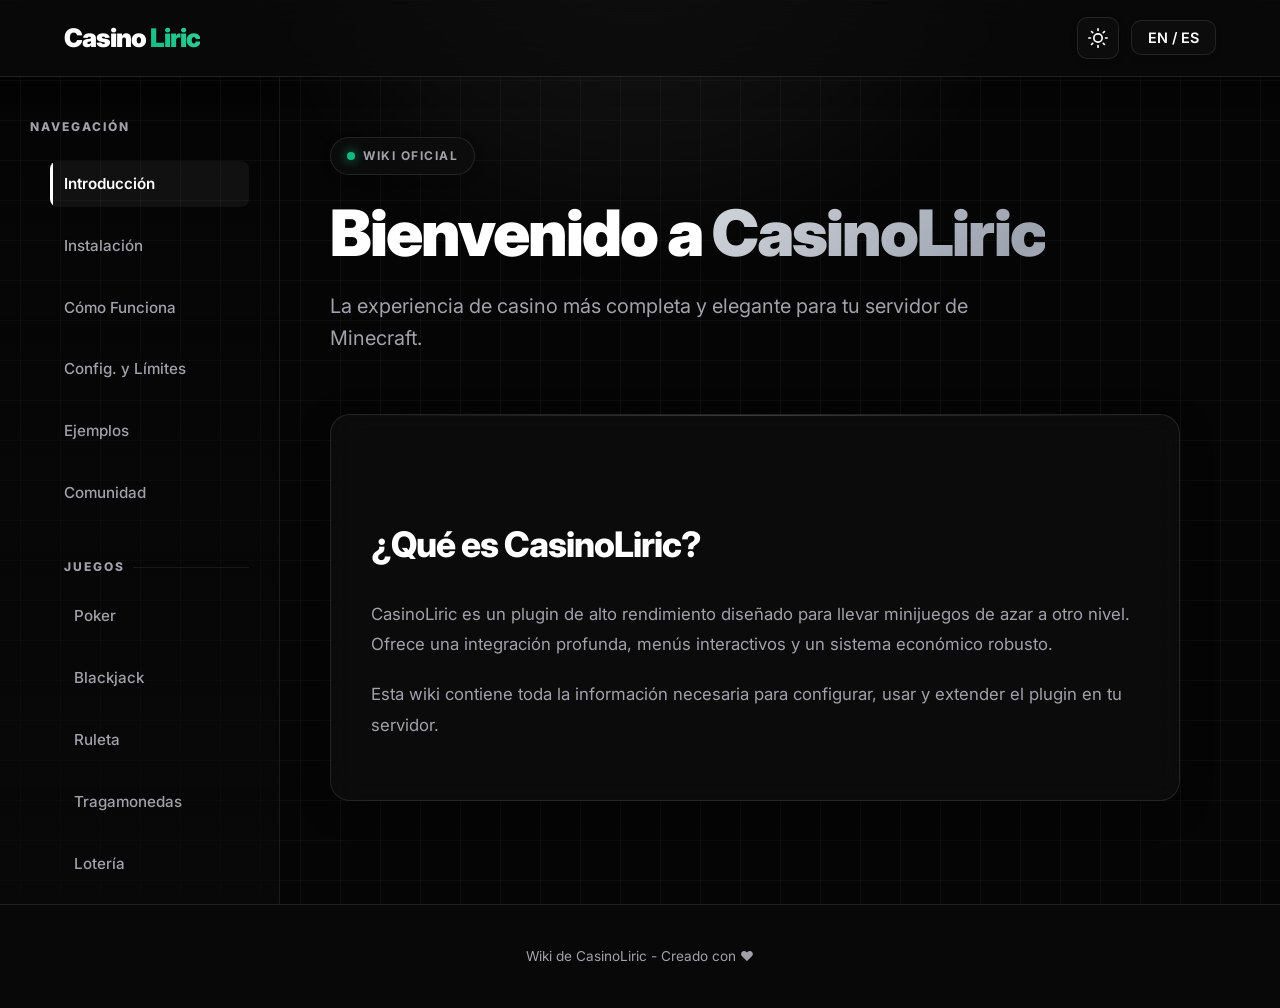
<file: wiki/index.html>
<!DOCTYPE html>
<html lang="es">
<head>
    <meta charset="UTF-8">
    <meta name="viewport" content="width=device-width, initial-scale=1.0">
    <title>CasinoLiric Wiki</title>
    <!-- Google Fonts -->
    <link rel="preconnect" href="https://fonts.googleapis.com">
    <link rel="preconnect" href="https://fonts.gstatic.com" crossorigin>
    <link href="https://fonts.googleapis.com/css2?family=Inter:wght@400;500;600;700;800;900&family=Fira+Code:wght@400;600&display=swap" rel="stylesheet">
    <link rel="stylesheet" href="styles/style.css">
</head>
<body>
    <div class="bg-glow"></div>
    <div class="cursor-trail" id="cursorTrail"></div>

    <nav class="navbar">
        <div class="logo">Casino<span>Liric</span></div>
        <div class="nav-controls">
            <button id="themeToggle" class="btn-icon" title="Toggle Theme">
                <svg id="themeIconDark" xmlns="http://www.w3.org/2000/svg" width="20" height="20" viewBox="0 0 24 24" fill="none" stroke="currentColor" stroke-width="2" stroke-linecap="round" stroke-linejoin="round" style="display: none;"><path d="M21 12.79A9 9 0 1 1 11.21 3 7 7 0 0 0 21 12.79z"></path></svg>
                <svg id="themeIconLight" xmlns="http://www.w3.org/2000/svg" width="20" height="20" viewBox="0 0 24 24" fill="none" stroke="currentColor" stroke-width="2" stroke-linecap="round" stroke-linejoin="round"><circle cx="12" cy="12" r="5"></circle><line x1="12" y1="1" x2="12" y2="3"></line><line x1="12" y1="21" x2="12" y2="23"></line><line x1="4.22" y1="4.22" x2="5.64" y2="5.64"></line><line x1="18.36" y1="18.36" x2="19.78" y2="19.78"></line><line x1="1" y1="12" x2="3" y2="12"></line><line x1="21" y1="12" x2="23" y2="12"></line><line x1="4.22" y1="19.78" x2="5.64" y2="18.36"></line><line x1="18.36" y1="5.64" x2="19.78" y2="4.22"></line></svg>
            </button>
            <button id="langToggle" class="btn-nav">EN / ES</button>
        </div>
    </nav>

    <div class="layout">
        <aside class="sidebar">
            <h3 class="sidebar-title" data-i18n="menu_title">Navegación</h3>
            <ul id="navMenu">
                <li><a href="#" data-section="introduccion" class="nav-item active" data-i18n="nav_intro">Introducción</a></li>
                <li><a href="#" data-section="instalacion" class="nav-item" data-i18n="nav_install">Instalación</a></li>
                <li><a href="#" data-section="como-funciona" class="nav-item" data-i18n="nav_how_it_works">Cómo Funciona</a></li>
                <li><a href="#" data-section="configuracion" class="nav-item" data-i18n="nav_config">Configuración y Límites</a></li>
                <li><a href="#" data-section="ejemplos" class="nav-item" data-i18n="nav_examples">Ejemplos de Archivos</a></li>
                <li><a href="#" data-section="comunidad" class="nav-item" data-i18n="nav_community">Comunidad y Soporte</a></li>
                <li class="nav-group" data-i18n="nav_games">Juegos</li>
                <li><a href="#" data-section="poker" class="nav-item nav-sub" data-i18n="nav_poker">Poker</a></li>
                <li><a href="#" data-section="blackjack" class="nav-item nav-sub" data-i18n="nav_blackjack">Blackjack</a></li>
                <li><a href="#" data-section="ruleta" class="nav-item nav-sub" data-i18n="nav_roulette">Ruleta</a></li>
                <li><a href="#" data-section="tragamonedas" class="nav-item nav-sub" data-i18n="nav_slots">Tragamonedas</a></li>
                <li><a href="#" data-section="loteria" class="nav-item nav-sub" data-i18n="nav_lottery">Lotería</a></li>
                <li><a href="#" data-section="scratch" class="nav-item nav-sub" data-i18n="nav_scratch">Raspaditas</a></li>
                <li><a href="#" data-section="carreras" class="nav-item nav-sub" data-i18n="nav_racing">Carreras</a></li>
                <li><a href="#" data-section="coinflip" class="nav-item nav-sub" data-i18n="nav_coinflip">CoinFlip</a></li>
                <li><a href="#" data-section="rps" class="nav-item nav-sub" data-i18n="nav_rps">Piedra Papel Tijera</a></li>
                <li><a href="#" data-section="tictactoe" class="nav-item nav-sub" data-i18n="nav_ttt">Tic Tac Toe</a></li>
            </ul>
        </aside>

        <main class="content">
            <div id="content-area" class="reveal active">
                <!-- El contenido dinámico se inserta aquí -->
            </div>
        </main>
    </div>

    <footer>
        <div data-i18n="footer_text">Wiki de CasinoLiric - Creado con ♥</div>
    </footer>

    <!-- Dependencias (Sin servidor web) -->
    <div class="file-modal-overlay" id="fileModalOverlay">
        <div class="file-modal">
            <div class="file-modal-header">
                <div class="file-modal-title" id="fileModalTitle">config.yml</div>
                <button class="file-modal-close" id="fileModalClose">&times;</button>
            </div>
            <div class="file-modal-content">
                <pre><code id="fileModalCode"></code></pre>
            </div>
        </div>
    </div>

    <script src="functions/i18n.js"></script>
    <script src="functions/fileData.js"></script>
    
    <!-- Secciones (Carga Estática para uso local) -->
    <script src="secciones/introduccion.js"></script>
    <script src="secciones/como-funciona.js"></script>
    <script src="secciones/configuracion.js"></script>
    <script src="secciones/ejemplos.js"></script>
    <script src="secciones/comunidad.js"></script>
    <script src="secciones/poker.js"></script>
    <script src="secciones/instalacion.js"></script>
    <script src="secciones/blackjack.js"></script>
    <script src="secciones/ruleta.js"></script>
    <script src="secciones/tragamonedas.js"></script>
    <script src="secciones/loteria.js"></script>
    <script src="secciones/scratch.js"></script>
    <script src="secciones/carreras.js"></script>
    <script src="secciones/coinflip.js"></script>
    <script src="secciones/rps.js"></script>
    <script src="secciones/tictactoe.js"></script>
    <script src="functions/main.js"></script>
</body>
</html>
</file>
<file: wiki/styles/style.css>
/* --- Variables de Color (Tema Premium) --- */
:root {
    --bg-main: #050505;
    --bg-card: rgba(15, 15, 15, 0.6);
    --bg-sidebar: rgba(10, 10, 10, 0.7);
    --border-color: rgba(255, 255, 255, 0.08);
    --border-hover: rgba(255, 255, 255, 0.2);
    --text-main: #FFFFFF;
    --text-muted: #A1A1AA;
    --accent: #E5E5E5;
    
    /* Gradiente Animado Premium */
    --gradient-start: #FFFFFF;
    --gradient-mid: #d1d5db;
    --gradient-end: #9CA3AF;
    
    --emerald: #10B981;
    --emerald-glow: rgba(16, 185, 129, 0.2);
    
    --bg-grid: rgba(255, 255, 255, 0.03);
    --bg-glow: radial-gradient(circle at 50% 0%, rgba(255, 255, 255, 0.1) 0%, rgba(0,0,0,0) 50%);
    --btn-hover-bg: rgba(255, 255, 255, 0.05);
    
    --glass-shadow: 0 8px 32px 0 rgba(0, 0, 0, 0.3);
    --glass-border: 1px solid rgba(255, 255, 255, 0.1);
}

/* Tema Claro Premium (Elegante Blanco y Plata) */
[data-theme="light"] {
    --bg-main: #FAFAFA;
    --bg-card: rgba(255, 255, 255, 0.7);
    --bg-sidebar: rgba(250, 250, 250, 0.85);
    --border-color: rgba(0, 0, 0, 0.08);
    --border-hover: rgba(0, 0, 0, 0.18);
    --text-main: #0F172A;
    --text-muted: #64748B;
    --accent: #1E293B;
    
    --gradient-start: #0F172A;
    --gradient-mid: #334155;
    --gradient-end: #64748B;
    
    --emerald: #059669;
    --emerald-glow: rgba(5, 150, 105, 0.15);
    
    --bg-grid: rgba(0, 0, 0, 0.03);
    --bg-glow: radial-gradient(circle at 50% 0%, rgba(255, 255, 255, 1) 0%, rgba(250,250,250,0) 60%);
    --btn-hover-bg: rgba(0, 0, 0, 0.04);
    
    --glass-shadow: 0 8px 32px 0 rgba(31, 38, 135, 0.07);
    --glass-border: 1px solid rgba(255, 255, 255, 0.5);
}

/* --- Reseteo Básico --- */
* {
    margin: 0;
    padding: 0;
    box-sizing: border-box;
}

html {
    scroll-behavior: smooth;
    overflow-x: hidden;
}

/* Fondo dinámico */
body {
    background-color: var(--bg-main);
    background-image: 
        linear-gradient(var(--bg-grid) 1px, transparent 1px),
        linear-gradient(90deg, var(--bg-grid) 1px, transparent 1px);
    background-size: 40px 40px;
    background-position: center top;
    color: var(--text-main);
    font-family: 'Inter', sans-serif;
    line-height: 1.7;
    -webkit-font-smoothing: antialiased;
    cursor: default;
    position: relative;
    min-height: 100vh;
    display: flex;
    flex-direction: column;
    transition: background-color 0.5s cubic-bezier(0.4, 0, 0.2, 1), color 0.5s ease;
}

/* Resplandor superior animado */
.bg-glow {
    position: fixed;
    top: -150px;
    left: 50%;
    transform: translateX(-50%);
    width: 100vw;
    height: 600px;
    background: var(--bg-glow);
    z-index: -1;
    pointer-events: none;
    transition: background 0.5s ease;
    animation: pulseGlow 8s infinite alternate ease-in-out;
}

@keyframes pulseGlow {
    0% { opacity: 0.7; transform: translateX(-50%) scale(1); }
    100% { opacity: 1; transform: translateX(-50%) scale(1.05); }
}

/* --- Animaciones de Entrada --- */
.reveal {
    opacity: 0;
    transform: translateY(30px) scale(0.98);
    transition: all 0.8s cubic-bezier(0.16, 1, 0.3, 1);
}

.reveal.active {
    opacity: 1;
    transform: translateY(0) scale(1);
}

/* --- Navegación Superior Premium --- */
.navbar {
    display: flex;
    justify-content: space-between;
    align-items: center;
    padding: 16px 5%;
    border-bottom: var(--glass-border);
    background: var(--bg-sidebar);
    backdrop-filter: blur(20px);
    -webkit-backdrop-filter: blur(20px);
    position: sticky;
    top: 0;
    z-index: 100;
    box-shadow: 0 4px 30px rgba(0, 0, 0, 0.1);
    transition: all 0.4s ease;
}

.logo {
    font-size: 1.6rem;
    font-weight: 900;
    letter-spacing: -1px;
    display: flex;
    align-items: center;
    gap: 4px;
    color: var(--text-main);
}
.logo span { 
    color: transparent; 
    background: linear-gradient(45deg, var(--emerald), #34d399);
    -webkit-background-clip: text;
    -webkit-text-fill-color: transparent;
    font-weight: 900; 
}

.nav-controls {
    display: flex;
    align-items: center;
    gap: 12px;
}

.btn-nav, .btn-icon {
    background-color: var(--bg-card);
    border: var(--glass-border);
    color: var(--text-main);
    padding: 8px 16px;
    border-radius: 10px;
    font-weight: 600;
    font-size: 0.9rem;
    font-family: inherit;
    cursor: pointer;
    backdrop-filter: blur(5px);
    transition: all 0.3s cubic-bezier(0.25, 0.8, 0.25, 1);
    box-shadow: 0 2px 10px rgba(0,0,0,0.05);
}

.btn-icon {
    padding: 10px;
    display: flex;
    align-items: center;
    justify-content: center;
}

.btn-nav:hover, .btn-icon:hover { 
    background-color: var(--btn-hover-bg); 
    border-color: var(--border-hover);
    transform: translateY(-2px);
    box-shadow: 0 5px 15px rgba(0,0,0,0.1);
}

/* --- Layout Principal --- */
.layout {
    display: flex;
    flex: 1;
    max-width: 1400px;
    margin: 0 auto;
    width: 100%;
    position: relative;
}

/* --- Sidebar Glassmorphism --- */
.sidebar {
    width: 280px;
    padding: 40px 30px;
    border-right: 1px solid var(--border-color);
    background: linear-gradient(180deg, transparent, var(--bg-sidebar));
    position: sticky;
    top: 73px;
    height: calc(100vh - 73px);
    overflow-y: auto;
    transition: all 0.4s ease;
}

/* Scrollbar styling */
.sidebar::-webkit-scrollbar { width: 4px; }
.sidebar::-webkit-scrollbar-track { background: transparent; }
.sidebar::-webkit-scrollbar-thumb { background: var(--border-color); border-radius: 4px; }
.sidebar:hover::-webkit-scrollbar-thumb { background: var(--border-hover); }

.sidebar-title {
    font-size: 0.75rem;
    text-transform: uppercase;
    letter-spacing: 2px;
    color: var(--text-muted);
    margin-bottom: 24px;
    font-weight: 800;
}

#navMenu { 
    list-style: none; 
    padding: 0;
    display: flex;
    flex-direction: column;
    gap: 6px;
}

.nav-item {
    display: flex;
    align-items: center;
    padding: 10px 14px;
    color: var(--text-muted);
    text-decoration: none;
    font-size: 0.95rem;
    font-weight: 500;
    border-radius: 8px;
    transition: all 0.3s cubic-bezier(0.175, 0.885, 0.32, 1.275);
    position: relative;
    overflow: hidden;
}

.nav-item::before {
    content: '';
    position: absolute;
    left: 0;
    top: 0;
    height: 100%;
    width: 3px;
    background: var(--text-main);
    transform: scaleY(0);
    transition: transform 0.3s ease;
    border-radius: 0 4px 4px 0;
}

.nav-item:hover {
    color: var(--text-main);
    background-color: var(--btn-hover-bg);
    transform: translateX(4px);
}

.nav-item.active {
    color: var(--text-main);
    background-color: var(--btn-hover-bg);
    font-weight: 600;
}

.nav-item.active::before {
    transform: scaleY(1);
}

.nav-group {
    margin-top: 25px;
    margin-bottom: 10px;
    font-size: 0.75rem;
    text-transform: uppercase;
    letter-spacing: 2px;
    color: var(--text-muted);
    font-weight: 800;
    padding-left: 14px;
    display: flex;
    align-items: center;
    gap: 8px;
}
.nav-group::after {
    content: '';
    height: 1px;
    flex: 1;
    background: var(--border-color);
}

.nav-sub { padding-left: 24px; }

/* --- Contenido Principal --- */
.content {
    flex: 1;
    padding: 60px 50px;
    max-width: 950px;
}

/* Elementos Hero Mejorados */
.hero { margin-bottom: 60px; }

.badge {
    display: inline-flex;
    align-items: center;
    gap: 8px;
    background: var(--bg-card);
    backdrop-filter: blur(10px);
    border: var(--glass-border);
    padding: 8px 16px;
    border-radius: 30px;
    font-size: 0.75rem;
    font-weight: 700;
    text-transform: uppercase;
    letter-spacing: 1.5px;
    color: var(--text-muted);
    margin-bottom: 24px;
    box-shadow: 0 4px 15px rgba(0,0,0,0.05);
}

.dot {
    width: 8px;
    height: 8px;
    background-color: var(--emerald);
    border-radius: 50%;
    box-shadow: 0 0 12px var(--emerald);
    animation: pulseDot 2s infinite;
}

@keyframes pulseDot {
    0% { box-shadow: 0 0 0 0 var(--emerald-glow); }
    70% { box-shadow: 0 0 0 10px rgba(16, 185, 129, 0); }
    100% { box-shadow: 0 0 0 0 rgba(16, 185, 129, 0); }
}

.content h1 {
    font-size: 4rem;
    font-weight: 900; 
    line-height: 1.05;
    letter-spacing: -2px;
    margin-bottom: 24px;
}

.gradient-text {
    background: linear-gradient(-45deg, var(--gradient-start), var(--gradient-mid), var(--gradient-end), var(--gradient-mid));
    background-size: 300% auto;
    -webkit-background-clip: text;
    -webkit-text-fill-color: transparent;
    animation: gradientShift 6s ease-in-out infinite alternate;
}

@keyframes gradientShift {
    0% { background-position: 0% 50%; }
    100% { background-position: 100% 50%; }
}

.content p.subtitle {
    font-size: 1.25rem;
    color: var(--text-muted);
    line-height: 1.6;
    max-width: 700px;
}

.content h2 {
    font-size: 2.2rem;
    font-weight: 800;
    margin-top: 60px;
    margin-bottom: 24px;
    letter-spacing: -1px;
    display: flex;
    align-items: center;
    gap: 12px;
}

.content h3 {
    font-size: 1.4rem;
    font-weight: 700;
    margin-top: 40px;
    margin-bottom: 16px;
    color: var(--text-main);
}

.content p {
    margin-bottom: 20px;
    font-size: 1.05rem;
    color: var(--text-muted);
    line-height: 1.8;
}

.content strong { color: var(--text-main); font-weight: 600; }

/* Contenedores Glassmorphism Premium */
.about-content {
    background: var(--bg-card);
    backdrop-filter: blur(16px);
    -webkit-backdrop-filter: blur(16px);
    border: var(--glass-border);
    border-radius: 20px;
    padding: 40px;
    margin-bottom: 40px;
    box-shadow: var(--glass-shadow);
    transition: transform 0.4s cubic-bezier(0.175, 0.885, 0.32, 1.275), box-shadow 0.4s ease;
    position: relative;
    overflow: hidden;
}

.about-content::before {
    content: '';
    position: absolute;
    top: 0; left: 0; right: 0;
    height: 1px;
    background: linear-gradient(90deg, transparent, rgba(255,255,255,0.2), transparent);
}

.about-content:hover {
    transform: translateY(-5px);
    box-shadow: 0 15px 40px rgba(0,0,0,0.1);
}

/* Código en línea */
.about-content code, .inline-code {
    background: var(--bg-sidebar);
    padding: 4px 8px;
    border-radius: 6px;
    font-family: 'Fira Code', monospace;
    font-size: 0.85em;
    font-weight: 600;
    color: var(--text-main);
    border: 1px solid var(--border-color);
}

/* Bloques de Código Premium */
pre {
    background: #09090b;
    border: 1px solid rgba(255,255,255,0.05);
    padding: 24px;
    border-radius: 16px;
    overflow-x: auto;
    margin: 24px 0;
    box-shadow: inset 0 2px 10px rgba(0,0,0,0.2);
    position: relative;
}
pre::before {
    content: '';
    position: absolute;
    top: 10px; left: 12px;
    width: 10px; height: 10px;
    border-radius: 50%;
    background: #FF5F56;
    box-shadow: 16px 0 0 #FFBD2E, 32px 0 0 #27C93F;
}

pre code {
    display: block;
    margin-top: 10px;
    font-family: 'Fira Code', monospace;
    font-size: 0.9rem;
    line-height: 1.6;
    color: #E2E8F0;
}

[data-theme="light"] pre { background: #F1F5F9; border-color: rgba(0,0,0,0.05); box-shadow: inset 0 2px 10px rgba(0,0,0,0.02); }
[data-theme="light"] pre code { color: #0F172A; }

/* Listas */
ul, ol {
    margin-left: 20px;
    margin-bottom: 24px;
    color: var(--text-muted);
}
li { margin-bottom: 10px; }
.content li::marker { color: var(--text-main); font-weight: bold; }

/* --- Sección Redes Sociales --- */
.social-grid { display: grid; grid-template-columns: repeat(auto-fit, minmax(220px, 1fr)); gap: 20px; margin-top: 30px; }
.social-card { background-color: var(--bg-card); backdrop-filter: blur(10px); border: var(--glass-border); border-radius: 16px; padding: 24px; display: flex; align-items: center; gap: 15px; text-decoration: none; transition: all 0.4s cubic-bezier(0.175, 0.885, 0.32, 1.275); cursor: pointer; box-shadow: var(--glass-shadow); }
.social-icon { color: var(--text-main); display: flex; align-items: center; transition: color 0.4s ease; font-size: 2rem; }
.social-info { display: flex; flex-direction: column; }
.social-name { font-size: 1rem; font-weight: 700; color: var(--text-main); }
.social-handle { font-size: 0.85rem; color: var(--text-muted); font-family: 'Fira Code', monospace; margin-top: 2px;}

.discord-hover:hover { border-color: #5865F2; box-shadow: 0 10px 30px rgba(88, 101, 242, 0.2); transform: translateY(-5px); }
.discord-hover:hover .social-icon { color: #5865F2; }

/* Interactive File Tree Simulation */
.interactive-file-tree {
    background: #09090b;
    border: 1px solid rgba(255,255,255,0.05);
    padding: 24px;
    border-radius: 16px;
    margin: 20px 0;
    font-family: 'Fira Code', monospace;
    font-size: 0.95rem;
    color: #E2E8F0;
    line-height: 1.8;
}
[data-theme="light"] .interactive-file-tree { background: #F1F5F9; border-color: rgba(0,0,0,0.05); color: #0F172A; }

.interactive-file-tree details { margin-bottom: 4px; }

.interactive-file-tree summary {
    cursor: pointer;
    list-style: none; /* Hide default arrow */
    user-select: none;
    display: flex;
    align-items: center;
    color: var(--text-main);
    font-weight: 700;
    transition: color 0.2s;
    padding: 2px 0;
}

.interactive-file-tree summary::-webkit-details-marker { display: none; }

/* Icon for folder closed */
.interactive-file-tree summary::before {
    content: '📁';
    margin-right: 8px;
    font-size: 1.1em;
}

/* Icon for folder opened */
.interactive-file-tree details[open] > summary::before { content: '📂'; }

.interactive-file-tree summary:hover { color: var(--emerald); }

.tree-content {
    margin-left: 20px;
    border-left: 1px dashed rgba(255, 255, 255, 0.2);
    padding-left: 15px;
    margin-top: 4px;
    margin-bottom: 8px;
}
[data-theme="light"] .tree-content { border-left-color: rgba(0, 0, 0, 0.2); }

.tree-file {
    color: var(--text-main);
    display: flex;
    align-items: center;
    margin-bottom: 4px;
    transition: color 0.2s, transform 0.2s;
    padding: 2px 0;
    font-weight: 500;
}

.tree-file::before {
    content: '📄';
    margin-right: 8px;
    font-size: 0.9em;
}

.tree-file:hover {
    color: var(--emerald);
    transform: translateX(4px);
    cursor: default;
}

.tree-file.clickable-file {
    cursor: pointer;
}


/* --- Modal de Archivos --- */
.file-modal-overlay {
    position: fixed; top: 0; left: 0; right: 0; bottom: 0;
    background: rgba(0, 0, 0, 0.7);
    backdrop-filter: blur(5px);
    z-index: 1000;
    display: none;
    align-items: center; justify-content: center;
    opacity: 0; transition: opacity 0.3s ease;
}
.file-modal-overlay.active { display: flex; opacity: 1; }

.file-modal {
    background: var(--bg-card);
    border: var(--glass-border);
    border-radius: 16px;
    width: 90%; max-width: 900px; height: 80vh; max-height: 800px;
    display: flex; flex-direction: column;
    box-shadow: var(--glass-shadow);
    transform: translateY(20px); transition: transform 0.3s cubic-bezier(0.175, 0.885, 0.32, 1.275);
}
.file-modal-overlay.active .file-modal { transform: translateY(0); }

.file-modal-header {
    padding: 15px 24px;
    border-bottom: 1px solid var(--border-color);
    display: flex; justify-content: space-between; align-items: center;
}
.file-modal-title { font-weight: 700; color: var(--text-main); display: flex; align-items: center; gap: 10px; font-family: 'Fira Code', monospace;}
.file-modal-title::before { content: '📄'; }

.file-modal-close {
    background: transparent; border: none; color: var(--text-muted); font-size: 2rem; line-height: 1; cursor: pointer; transition: color 0.2s;
}
.file-modal-close:hover { color: var(--text-main); }

.file-modal-content {
    padding: 20px; overflow-y: auto; flex: 1;
}
.file-modal-content pre {
    margin: 0; border: none; background: transparent; padding: 0; padding-top: 10px;
}
.file-modal-content code {
    white-space: pre-wrap; word-break: break-all; font-family: 'Fira Code', monospace;
}
.file-modal-content pre::before {
    display: none; /* Hide the terminal 3 dots in the modal */
}

/* --- Footer --- */
footer {
    text-align: center;
    padding: 40px 20px;
    border-top: var(--glass-border);
    color: var(--text-muted);
    font-size: 0.85rem;
    background: var(--bg-sidebar);
    backdrop-filter: blur(10px);
    margin-top: auto;
}

/* --- Responsive --- */
@media (max-width: 768px) {
    .layout { flex-direction: column; }
    .sidebar {
        width: 100%;
        height: auto;
        position: static;
        border-right: none;
        border-bottom: 1px solid var(--border-color);
        padding: 20px;
    }
    .content { padding: 40px 20px; }
    .content h1 { font-size: 2.8rem; }
    .bg-glow { height: 400px; }
}
</file>
